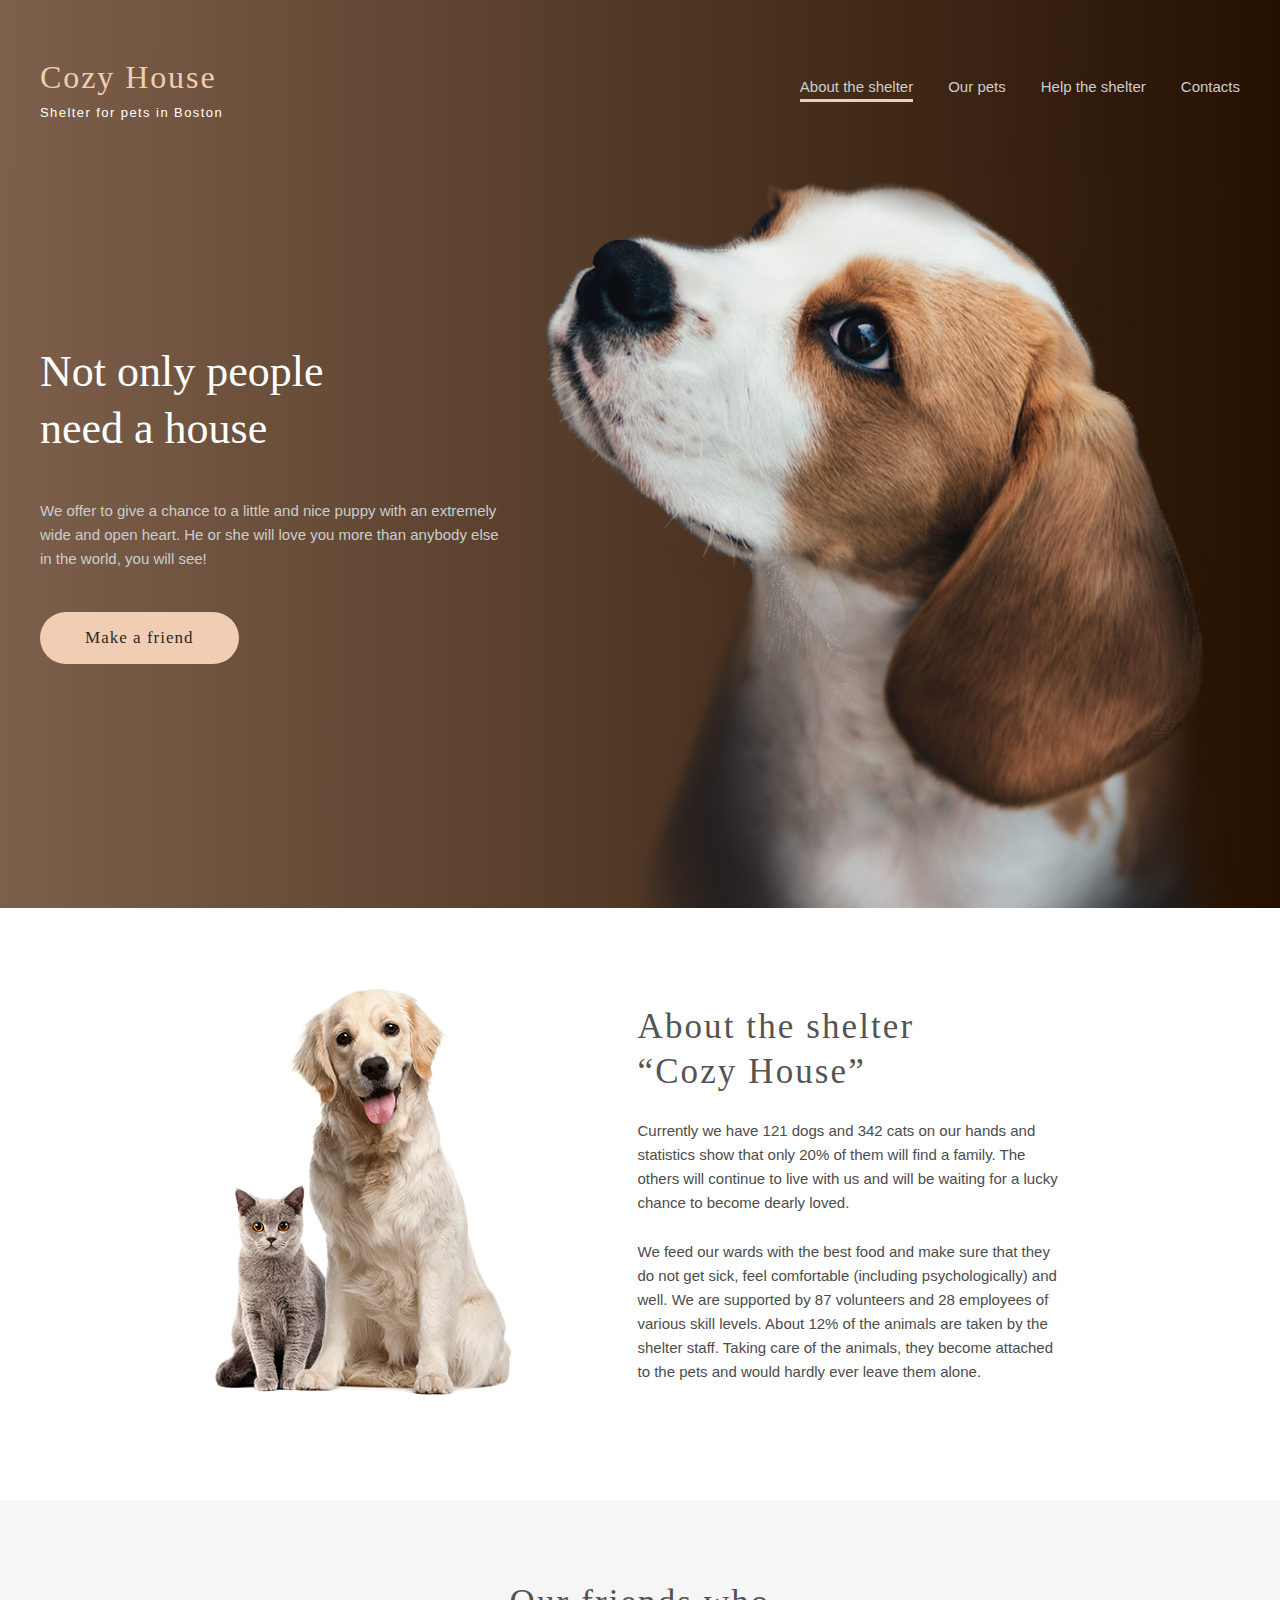
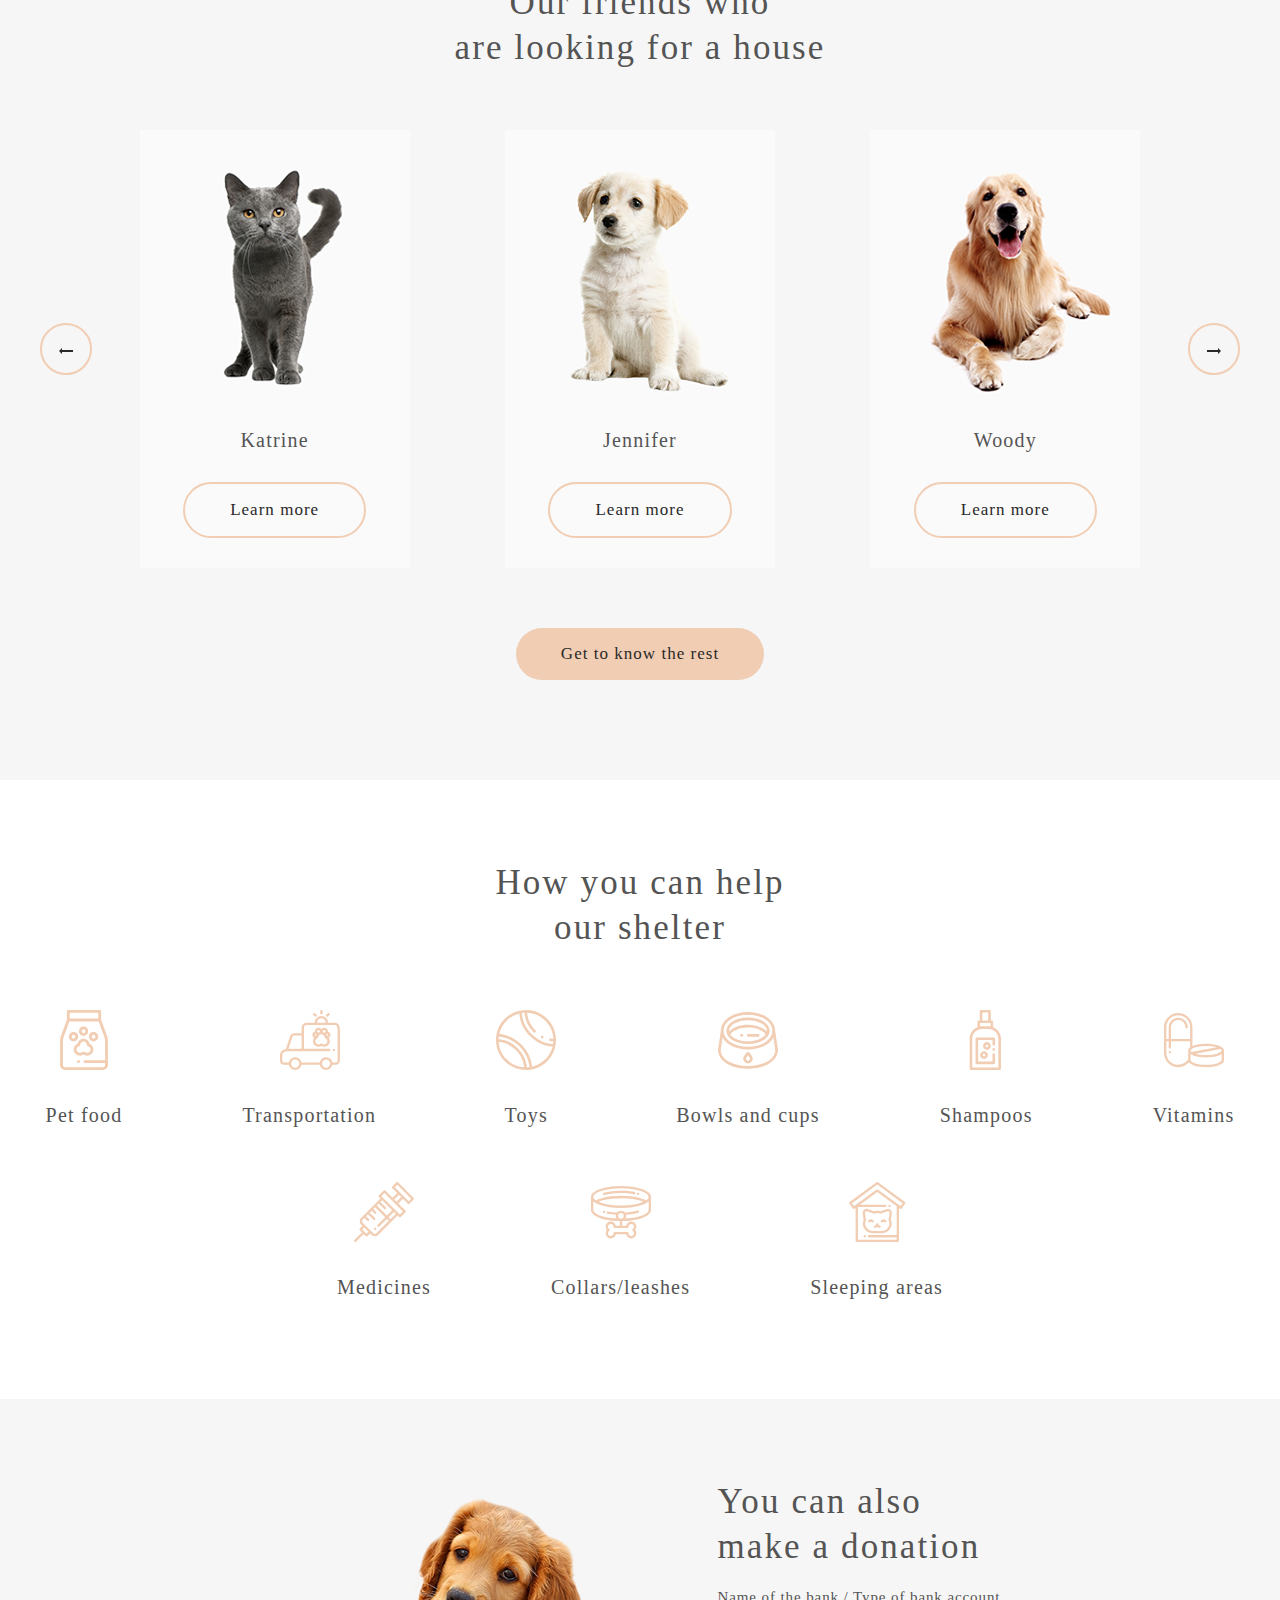
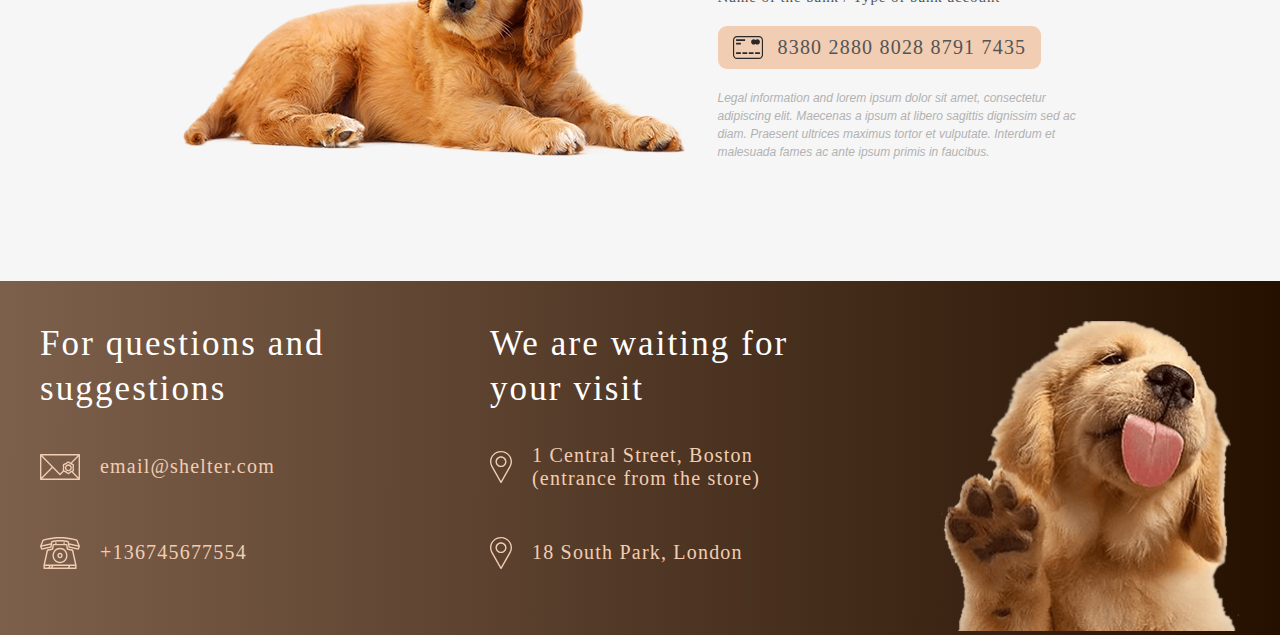
<file: index.html>
<!DOCTYPE html>
<html lang="en">

<head>
    <meta charset="UTF-8">
    <meta http-equiv="X-UA-Compatible" content="IE=edge">
    <meta name="viewport" content="width=device-width, initial-scale=1.0">
    <title>Cozy House</title>
    <link rel="stylesheet" href="css/style.css">
    <link rel="stylesheet" href="css/main.css">
</head>

<body>
    <header>
        <div class="container flex-wrapper">
            <div class="logo">
                <a class="title" href="#">Cozy House</a>
                <p class="shelter">Shelter for pets in Boston</p>
            </div>
            <button><img class="mobile_menu_button" src="images/burger.svg" alt="mobile menu"></button>
            <nav>
                <ul>
                    <li><a class="active" href="#">About the shelter</a></li>
                    <li><a href="http:pets.html">Our pets</a></li>
                    <li><a href="#">Help the shelter</a></li>
                    <li><a href="#">Contacts</a></li>
                </ul>
            </nav>
        </div>
    </header>
    <main>
        <section class="hero">
            <div class="container logo_flex-wrapper">
                <div class="people">
                    <h1>Not only people<br>need a house</h1>
                    <p> We offer to give a chance to a little and nice puppy with an extremely wide and open heart. He or she will love you more than anybody else in the world, you will see!</p>
                    <div class="make"><a class="button" href="#">Make a friend</a></div>
                </div>
                <div class="dog">
                    <img src="images/start-screen-puppy.png" alt="#">
                </div>
            </div>
        </section>
        <section class="about">
            <div class="container flex-wrapper">
                <div class="shelter_flex">
                    <div class="dog-kat">
                        <img src="images/about-pets.svg" alt="#">
                    </div>
                    <div class="description">
                        <h2>About the shelter <br> “Cozy House”</h2>
                        <p> Currently we have 121 dogs and 342 cats on our hands and statistics show that only 20% of them will find a family. The others will continue to live with us and will be waiting for a lucky chance to become dearly loved.</p>
                        <p>We feed our wards with the best food and make sure that they do not get sick, feel comfortable (including psychologically) and well. We are supported by 87 volunteers and 28 employees of various skill levels. About 12% of the animals
                            are taken by the shelter staff. Taking care of the animals, they become attached to the pets and would hardly ever leave them alone.</p>
                    </div>
                </div>
            </div>
        </section>
        <section class="friends">
            <div class="container">
                <h2>Our friends who <br>are looking for a house</h2>
                <div class="container cards-flex">
                    <div class="button_card_left">
                        <button class="button-left"><img src="images/arrow-left.svg" alt="arrow"></button>
                    </div>
                    <div class="cards-wrapper">
                        <div class="card-pet">
                            <img src="images/pets-katrine.svg" alt="Katerin">
                            <p>Katrine</p>
                            <a class="learn" href="#">Learn more</a>
                        </div>
                        <div class="card-pet">
                            <img src="images/pets-jennifer.svg" alt="Jennifer">
                            <p>Jennifer</p>
                            <a class="learn" href="#">Learn more</a>
                        </div>
                        <div class="card-pet">
                            <img src="images/pets-woody.svg" alt="Woody">
                            <p>Woody</p>
                            <a class="learn" href="#">Learn more</a>
                        </div>
                    </div>
                    <div class="button_card_right">
                        <button class="button-right"><img src="images/arrow-right.svg" alt="arrow"></button>
                    </div>
                </div>
            </div>
            <div class="get-to">
                <a class="get" href="#">Get to know the rest</a>
            </div>
        </section>
        <section class="help">
            <div class="container">
                <h2>How you can help <br> our shelter</h2>
                <div class="container flex_wrapper_icons">
                    <div class="icon"> <img src="images/icon-pet-food.svg" alt="Pet food">
                        <p>Pet food</p>
                    </div>
                    <div class="icon"> <img src="images/icon-transportation.svg" alt="Transportation">
                        <p>Transportation</p>
                    </div>
                    <div class="icon"> <img src="images/icon-toys.svg" alt="Toys">
                        <p>Toys</p>
                    </div>
                    <div class="icon"> <img src="images/icon-bowls-and-cups.svg" alt="Bowls and cups">
                        <p>Bowls and cups</p>
                    </div>
                    <div class="icon"> <img src="images/icon-shampoos.svg" alt="Shampoos">
                        <p>Shampoos</p>
                    </div>
                    <div class="icon"> <img src="images/icon-vitamins.svg" alt="Vitamins">
                        <p>Vitamins</p>
                    </div>
                    <div class="icon"> <img src="images/icon-medicines.svg" alt="Medicines">
                        <p>Medicines</p>
                    </div>
                    <div class="icon"> <img src="images/icon-collars-leashes.svg" alt="Collars/leashes">
                        <p>Collars/leashes</p>
                    </div>
                    <div class="icon"> <img src="images/icon-sleeping-area.svg" alt="Sleeping areas">
                        <p>Sleeping areas</p>
                    </div>
                </div>
            </div>
        </section>
        <section class="donation">
            <div class="container flex-parents">
                <div class="donation-left">
                    <img src="images/donation-dog.svg" alt="#">
                </div>
                <div class="bank-right">
                    <h2>You can also<br>make a donation</h2>
                    <h3>Name of the bank / Type of bank account</h3>
                    <p class="phone"><a href="tel:8380 2880 8028 8791 7435">8380 2880 8028 8791 7435</a></p>
                    <p>Legal information and lorem ipsum dolor sit amet, consectetur adipiscing elit. Maecenas a ipsum at libero sagittis dignissim sed ac diam. Praesent ultrices maximus tortor et vulputate. Interdum et malesuada fames ac ante ipsum primis
                        in faucibus.
                    </p>
                </div>
            </div>
        </section>
    </main>
    <footer>
        <div class="container footer_flex-wrapper">
            <div>
                <h2>
                    For questions and suggestions
                </h2>
                <p class="email"><a href="mailto:email@shelter.com">email@shelter.com</a></p>
                <p class="tel"> <a href="tel:+13 674 567 75 54">+136745677554</a></p>
            </div>
            <div>
                <h2>We are waiting for your visit</h2>
                <p class="local">1 Central Street, Boston (entrance from the store)</p>
                <p class="local">18 South Park, London </p>
            </div>
            <div>
                <img src="images/footer-puppy.png" alt="footer-puppy">
            </div>
        </div>
    </footer>
</body>

</html>
</file>
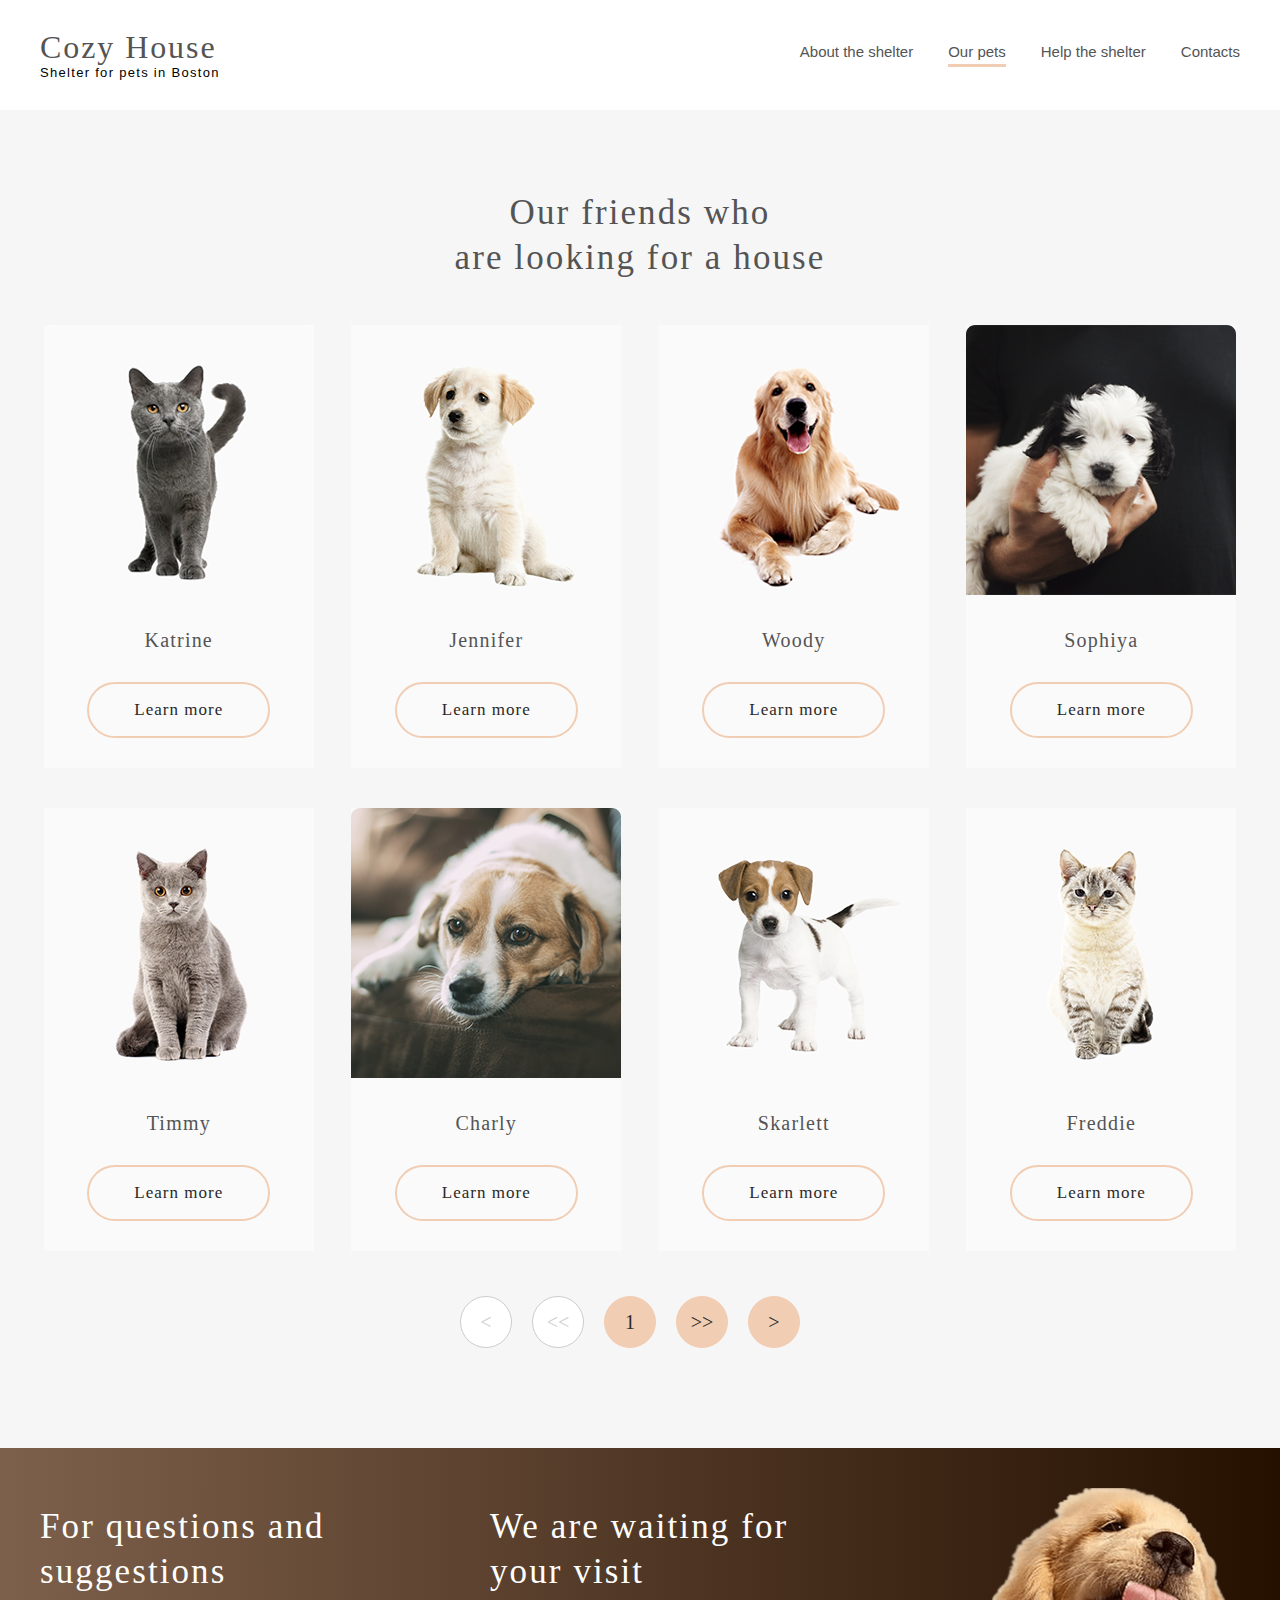
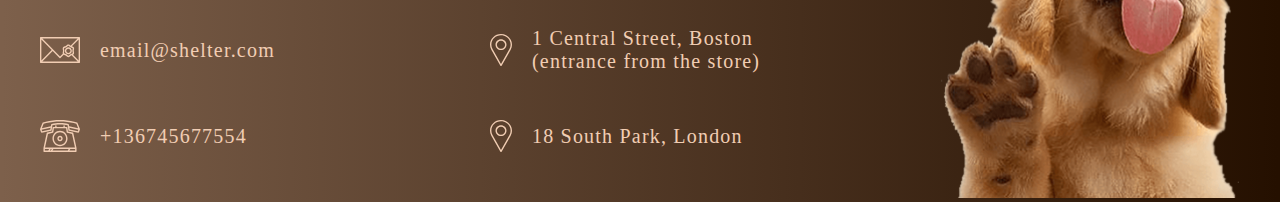
<file: pets.html>
<!DOCTYPE html>
<html lang="en">

<head>
    <meta charset="UTF-8">
    <meta http-equiv="X-UA-Compatible" content="IE=edge">
    <meta name="viewport" content="width=device-width, initial-scale=1.0">
    <title>Shelter pets</title>
    <link rel="stylesheet" href="css/style.css">
    <link rel="stylesheet" href="css/pets.css">
</head>

<body>
    <header>
        <div class="container">
            <div class="contaner flex-wrapper">
                <div class="logo-wrapper">
                    <a class="logo" href="#">Cozy House</a>
                    <p class="slogan">Shelter for pets in Boston</p>
                </div>
                <button class="mobile menu"><img class="mobile_menu_button" src="images/burger.our.pets.svg" alt="mobile menu"></button>
                <nav>
                    <ul>
                        <li><a href="http:index.html">About the shelter</a></li>
                        <li><a class="active" href="#">Our pets</a></li>
                        <li><a href="#">Help the shelter</a></li>
                        <li><a href="#">Contacts</a></li>
                    </ul>
                </nav>
            </div>
        </div>
    </header>
    <main>
        <section class="friends">
            <div class="container">
                <h2>Our friends who <br>are looking for a house</h2>
                <div class="container cards-flex">
                    <div class="cards-wrapper">
                        <div class="card-pet">
                            <img src="images/pets-katrine.svg" alt="Katerin">
                            <p>Katrine</p>
                            <a class="learn" href="#">Learn more</a>
                        </div>
                        <div class="card-pet">
                            <img src="images/pets-jennifer.svg" alt="Jennifer">
                            <p>Jennifer</p>
                            <a class="learn" href="#">Learn more</a>
                        </div>
                        <div class="card-pet">
                            <img src="images/pets-woody.svg" alt="Woody">
                            <p>Woody</p>
                            <a class="learn" href="#">Learn more</a>
                        </div>
                        <div class="card-pet">
                            <img src="images/pets-sophiya.svg" alt="Sophiya">
                            <p>Sophiya</p>
                            <a class="learn" href="#">Learn more</a>
                        </div>
                        <div class="card-pet">
                            <img src="images/pets-timmy.svg" alt="Timmy">
                            <p>Timmy</p>
                            <a class="learn" href="#">Learn more</a>
                        </div>
                        <div class="card-pet">
                            <img src="images/pets-charly.svg" alt="Charly">
                            <p>Charly</p>
                            <a class="learn" href="#">Learn more</a>
                        </div>
                        <div class="card-pet">
                            <img src="images/pets-scarlet.svg" alt="Skarlett">
                            <p>Skarlett</p>
                            <a class="learn" href="#">Learn more</a>
                        </div>
                        <div class="card-pet">
                            <img src="images/pets-freddie.svg" alt="Freddie">
                            <p>Freddie</p>
                            <a class="learn" href="#">Learn more</a>
                        </div>
                    </div>

                </div>
                <div class="pets-nav">
                    <button class="disabled"><</button>
                    <button class="disabled"><<</button>
                    <button class="active-page">1</button>
                    <button class="active-nav">>></button>
                    <button class="active-nav_last">></button>
                </div>
            </div>
        </section>
    </main>
    <footer>
        <div class="container flex-wrapper">
            <div>
                <h2>
                    For questions and suggestions
                </h2>
                <p class="email"><a href="mailto:email@shelter.com">email@shelter.com</a></p>
                <p class="tel"> <a href="tel:+13 674 567 75 54">+136745677554</a></p>
            </div>
            <div>
                <h2>We are waiting for your visit</h2>
                <p class="local">1 Central Street, Boston (entrance from the store)</p>
                <p class="local">18 South Park, London </p>
            </div>
            <div>
                <img src="images/footer-puppy.png" alt="footer-puppy">
            </div>
        </div>
    </footer>
</body>

</html>
</file>
<file: css/style.css>
* {
    padding: 0;
    margin: 0;
    box-sizing: border-box;
}

.container {
    max-width: 1200px;
    margin: auto;
}

button {
    cursor: pointer;
    background: transparent;
    border: none;
}

@media (max-width:1220px) {
    .container {
        max-width: 95%;
    }
}
</file>
<file: css/main.css>
body {
            font-family: Arial;
        }
        
        header {
            position: absolute;
            padding: 60px 0 60px;
            top: 0;
            left: 0;
            right: 0;
            background: linear-gradient(90.26deg, #7D604B 0.23%, #251000 99.8%);
        }
        
        .flex-wrapper {
            display: flex;
            justify-content: space-between;
            align-items: center;
        }
        
        .mobile_menu_button {
            display: none;
        }
        
        .hero {
            padding-top: 180px;
            background: linear-gradient(90.26deg, #7D604B 0.23%, #251000 99.8%);
        }
        
        .title {
            color: #F1CDB3;
            font: 400 32px/35px 'Georgia';
            letter-spacing: 0.06em;
            text-decoration: none;
        }
        
        .shelter {
            font: 400 13px/15px Arial;
            letter-spacing: 0.11em;
            margin-top: 10px;
            color: #FFFF;
        }
        
        nav ul {
            display: flex;
            list-style: none;
        }
        
        nav li {
            margin-left: 35px;
        }
        
        nav a {
            font-family: 'Arial';
            font-size: 15px;
            text-decoration: none;
            display: block;
            padding-bottom: 4px;
            color: #CDCDCD;
        }
        
        nav a :hover {
            font-family: 'Arial';
            font-size: 15px;
            text-decoration: none;
            display: block;
            padding-bottom: 4px;
            color: #CDCDCD;
        }
        
        .people h1 {
            color: #FFFF;
            font: 400 44px/57px 'Georgia';
            padding-top: 163px;
            padding-bottom: 42px;
        }
        
        .people {
            width: 460px;
        }
        
        .people p {
            font: 400 15px/24px 'Arial';
            letter-spacing: 0em;
            color: #CDCDCD;
            padding-bottom: 41px;
        }
        
        .active {
            border-bottom: #F1CDB3 solid 3px;
            color: #CDCDCD;
        }
        
        .active:hover {
            color: #FAFAFA;
            font: 400 15px/24px 'Arial';
            font-family: 'Arial';
            letter-spacing: 0.01em;
        }
        
        .dog img {
            display: block;
        }
        
        .logo_flex-wrapper {
            display: flex;
            justify-content: space-between;
            align-items: flex-start;
        }
        
        .button {
            display: inline-block;
            background-color: #F1CDB3;
            text-decoration: none;
            font: 400 17px/22px 'Georgia';
            letter-spacing: 0.06em;
            color: #292929;
            padding: 15px 45px;
            border-radius: 100px;
        }
        
        .people .button:hover {
            background-color: #FDDCC4;
            color: #292929;
            font-family: 'Georgia';
            cursor: pointer;
        }
        
        .shelter_flex {
            display: flex;
            justify-content: space-between;
            align-items: center;
        }
        
        .about {
            display: flex;
            justify-content: center;
            align-items: center;
            padding: 80px 0 100px;
        }
        
        .description h2 {
            font: 400 35px/45px 'Georgia';
            color: #545454;
            letter-spacing: 0.06em;
            width: 370px;
        }
        
        .description p {
            font: 400 15px/24px 'Arial';
            display: flex;
            color: #4C4C4C;
            padding-top: 25px;
            width: 430px;
        }
        
        .dog-kat {
            margin-right: 125px;
        }
        
        .friends {
            background-color: #F6F6F6;
            padding: 80px 0 100px;
        }
        
        .friends h2 {
            font: 400 35px/45px 'Georgia';
            margin: auto;
            text-align: center;
            letter-spacing: 0.06em;
            color: #545454;
        }
        
        .cards-flex {
            display: flex;
            padding: 60px 0 60px;
            align-items: center;
            position: relative;
        }
        
        .cards-wrapper {
            display: flex;
            justify-content: space-around;
            flex-grow: 1;
        }
        
        .cards-wrapper :hover {
            box-shadow: 0px 2px 35px 14px rgba(13, 13, 13, 0.04);
        }
        
        .cards-wrapper p {
            text-align: center;
            font: 400 20px/23px 'Georgia';
            letter-spacing: 0.06em;
            color: #545454;
            padding: 25px 0 30px;
        }
        
        .card-pet {
            text-align: center;
            padding-bottom: 30px;
            background-color: #FAFAFA;
        }
        
        .button_card_right .button_card_left {
            display: flex;
            justify-content: space-between;
            align-items: center;
        }
        
        .button-left,
        .button-right {
            justify-content: center;
            align-items: center;
            display: inline-block;
            background-color: transparent;
            border: 2px solid #F1CDB3;
            width: 52px;
            height: 52px;
            border-radius: 100px;
            cursor: pointer;
        }
        
        .button-left:hover {
            background-color: #FDDCC4;
        }
        
        .button-right:hover {
            background-color: #FDDCC4;
        }
        
        .get-to {
            text-align: center;
        }
        
        .learn {
            display: inline-block;
            text-align: center;
            text-decoration: none;
            border: 2px solid #F1CDB3;
            font: 400 17px/22px 'Georgia';
            letter-spacing: 0.06em;
            color: #292929;
            padding: 15px 45px;
            border-radius: 100px;
        }
        
        .learn:hover {
            display: inline-block;
            text-align: center;
            background-color: #FDDCC4;
            text-decoration: none;
            border: 2px solid #F1CDB3;
            font: 400 17px/22px 'Georgia';
            color: #292929;
            border-radius: 100px;
            padding: 15px 45px;
        }
        
        .get {
            display: inline-block;
            text-align: center;
            background-color: #FDDCC4;
            text-decoration: none;
            font: 400 17px/22px 'Georgia';
            letter-spacing: 0.06em;
            color: #292929;
            border-radius: 100px;
            padding: 15px 45px;
            background-color: #F1CDB3;
        }
        
        .help {
            padding: 80px 0 100px;
        }
        
        .help h2 {
            font: 400 35px/45px 'Georgia';
            max-width: 310px;
            margin: auto;
            text-align: center;
            letter-spacing: 0.06em;
            color: #545454;
        }
        
        .flex_wrapper_icons {
            display: flex;
            justify-content: center;
            flex-wrap: wrap;
            padding-top: 60px;
            column-gap: 120px;
            row-gap: 55px;
        }
        
        .icon {
            text-align: center;
        }
        
        .icon p {
            font: 400 20px/23px 'Georgia';
            text-align: center;
            letter-spacing: 0.06em;
            color: #545454;
            padding-top: 30px;
        }
        
        .donation {
            background-color: #F6F6F6;
            padding: 80px 0 100px;
        }
        
        .donation-left {
            margin-right: 30px;
        }
        
        .flex-parents {
            display: flex;
            justify-content: center;
            align-items: center;
        }
        
        .bank-right {
            max-width: 380px;
        }
        
        .bank-right h2 {
            font: 400 35px/45px 'Georgia';
            letter-spacing: 0.06em;
            color: #545454;
        }
        
        .bank-right h3 {
            font-family: 'Georgia';
            font-weight: 400;
            font-size: 15px;
            line-height: 110%;
            letter-spacing: 0.06em;
            color: #545454;
            padding: 20px 0 20px;
        }
        
        .phone a {
            display: block;
            background-image: url(../images/credit-card.svg);
            background-repeat: no-repeat;
            background-position: 15px 10px;
            text-decoration: none;
            background-color: #F1CDB3;
            border-radius: 9px;
            font: 400 20px/23px 'Georgia';
            letter-spacing: 0.06em;
            color: #545454;
            padding: 10px 15px 10px 60px;
        }
        
        .bank-right p {
            font: 400 12px/18px Arial;
            font-style: italic;
            display: flex;
            align-items: center;
            color: #B2B2B2;
            padding-bottom: 20px;
        }
        
        footer {
            background: linear-gradient(90.26deg, #7D604B 0.23%, #251000 99.8%);
            padding-top: 40px;
        }
        
        .footer_flex-wrapper {
            display: flex;
            justify-content: space-between;
        }
        
        .footer_flex-wrapper>div {
            width: 300px;
        }
        
        footer h2 {
            font: 400 35px/45px 'Georgia';
            color: #FFFF;
            letter-spacing: 0.06em;
            margin-bottom: 33px;
        }
        
        footer p {
            font: 400 20px/23px 'Georgia';
            letter-spacing: 0.06em;
            min-height: 46px;
            padding-left: 60px;
            display: flex;
            align-items: center;
            color: #F1CDB3;
            text-decoration: none;
            margin-bottom: 40px;
        }
        
        footer a {
            color: #F1CDB3;
            text-decoration: none;
        }
        
        footer .email {
            background: url(..//images/icon-email.svg) no-repeat left center;
        }
        
        footer .tel {
            background: url(..//images/icon-phone.svg) no-repeat left center;
        }
        
        footer .local {
            background: url(..//images/icon-marker.svg) no-repeat left center;
            padding-left: 42px;
        }
        
        @media (max-width:1124px) {
            .dog img {
                max-width: 569px;
            }
        }
        
        @media (max-width:1040px) {
            .card-pet:last-child {
                display: none;
            }
        }
        
        @media (max-width:990px) {
            .flex-wrapper,
            .logo_flex-wrapper,
            .footer_flex-wrapper {
                display: flex;
                flex-wrap: wrap;
                justify-content: space-around;
            }
            .make {
                display: block;
                text-align: center;
            }
            header {
                padding: 30px 0 60px;
            }
            .hero {
                padding-top: 150px;
            }
            .people {
                padding-bottom: 100px;
            }
            .people h1 {
                padding-top: 0px;
            }
            .shelter_flex,
            .flex-parents {
                display: flex;
                flex-direction: column-reverse;
                width: 437px;
            }
            .dog-kat {
                padding-top: 80px;
                margin: auto;
            }
            footer img {
                display: block;
                margin: auto;
            }
            .donation-left {
                padding-top: 40px;
            }
        }
        
        @media(max-width:1140px) {
            .flex_wrapper_icons {
                max-width: 630px;
                display: flex;
                justify-content: center;
                flex-wrap: wrap;
                padding-top: 60px;
                column-gap: 60px;
                row-gap: 55px;
            }
            .icon {
                text-align: center;
                width: 170px;
            }
        }
        /*@media(max-width:900px) {
        .bank-right {
            padding-bottom: 60px;
        }
    }*/
        
        @media(max-width:760px) {
            .about,
            .friends,
            .help,
            .donation {
                padding: 42px 0 42px;
            }
            footer {
                padding-top: 30px;
            }
            .card-pet:nth-last-child(2) {
                display: none;
            }
            .icon {
                text-align: center;
                width: 130px;
            }
            .button_card_left {
                position: absolute;
                left: 50%;
                transform: translateX(-92px);
                bottom: 8px;
            }
            .button_card_right {
                position: absolute;
                left: 50%;
                transform: translateX(42px);
                bottom: 8px;
            }
            .cards-wrapper {
                padding-bottom: 20px;
            }
            .get-to {
                padding-top: 30px;
            }
        }
        
        @media(max-width:700px) {
            .mobile_menu_button {
                display: block;
                margin-right: 40px;
            }
            header nav {
                display: none;
            }
            .flex-wrapper {
                justify-content: space-between;
            }
            .logo_flex-wrapper {
                display: flex;
                flex-wrap: wrap;
                justify-content: center;
                width: 300px;
                text-align: center;
            }
            .container h2 {
                width: 300px;
                font: 400 25px/32px 'Georgia';
                letter-spacing: 0.06em;
                text-align: center;
            }
            .container h1 {
                font: 400 25px/32px 'Georgia';
                letter-spacing: 0.06em;
                text-align: center;
                width: 300px;
            }
            .footer_flex-wrapper h2 {
                font: 400 25px/32px 'Georgia';
                letter-spacing: 0.06em;
                text-align: left;
            }
        }
        
        @media(max-width:690px) {
            .description p {
                max-width: 270px;
                text-align: justify;
                margin: auto;
                letter-spacing: 0.0em;
            }
            .description h2 {
                max-width: 300px;
                text-align: center;
            }
            .dog-kat {
                padding-top: 42px;
                margin: auto;
            }
            .container h2 {
                margin: auto;
            }
            .flex-parents {
                max-width: 300px;
                margin: auto;
            }
            .flex-parents img {
                max-width: 260px;
            }
            .phone a {
                font: 400 15px/17px 'Georgia';
                letter-spacing: 0.06em;
            }
            .phone p {
                font: 400 12px/18px 'Arial';
                letter-spacing: 0.06em;
            }
            .bank-right h2 {
                font: 400 25px/32px 'Georgia';
            }
            .bank-right h3 {
                font: 400 15px/24px 'Georgia';
                letter-spacing: 0;
                text-align: center;
            }
            .bank-right .phone {
                font: 400 15px/16px Georgia;
                margin: 0 9px;
                font-style: italic;
                display: flex;
                align-items: center;
                text-align: justify;
            }
            .bank-right p {
                font: 400 12px/18px Arial;
                font-style: italic;
                display: flex;
                align-items: center;
                text-align: justify;
                letter-spacing: 0;
                margin: 0 10px;
            }
            .bank-right {
                text-align: center;
                width: 300px;
                padding-bottom: 0;
                margin: auto;
            }
            .footer_flex-wrapper h2 {
                font: 400 25px/32px 'Georgia';
                letter-spacing: 0.06em;
                text-align: left;
                margin: 0;
            }
            /*.footer_flex-wrapper {
            align-items: center;
            display: flex;
            justify-content: space-between;
        }*/
            .footer_flex-wrapper img {
                display: block;
                width: 220px;
            }
            footer p {
                font: 400 20px/23px 'Georgia';
                letter-spacing: 0.06em;
                min-height: 46px;
                padding-left: 60px;
                display: flex;
                align-items: center;
            }
        }
        
        @media (max-width:560px) {
            .dog img {
                max-width: 260px;
                display: block;
            }
            .card-pet:last-child {
                display: none;
            }
            .flex_wrapper_icons {
                width: 290px;
                column-gap: 30px;
                row-gap: 30px;
                justify-content: flex-start;
            }
        }
        
        @media(max-width:631px) {
            footer {
                padding-top: 30px;
            }
            .footer_flex-wrapper h2 {
                width: 278px;
            }
            .footer_flex-wrapper h2 {
                text-align: center;
                margin: auto;
                padding-bottom: 40px;
            }
            footer .email {
                margin-left: 24px;
            }
            footer .tel {
                margin-left: 30px;
            }
            p.local {
                text-align: left;
            }
        }
        
        @media (max-width: 400px) {
            .flex_wrapper_icons {
                display: flex;
                justify-content: flex-start;
                padding-top: 42px;
                column-gap: 30px;
                row-gap: 30px;
            }
            .donation-left {
                padding-left: 0;
                margin: auto;
                padding-top: 22px;
            }
            .friends,
            .help {
                padding: 40px 0 42px 0;
            }
            .icon p {
                padding-top: 5px;
            }
            .flex_wrapper_icons p {
                font: 400 15px/17px 'Georgia';
            }
            .cards-flex {
                display: block;
                text-align: center;
                padding-top: 42px;
            }
        }
</file>
<file: css/pets.css>
* {
    padding: 0;
    margin: 0;
    box-sizing: border-box;
}

.container {
    max-width: 1200px;
    margin: auto;
}

header {
    padding: 30px 0;
}

.mobile_menu_button {
    display: none;
}

.flex-wrapper {
    display: flex;
    justify-content: space-between;
    align-items: center;
}

.logo {
    font: 400 32px/35px 'Georgia';
    text-decoration: none;
    color: #545454;
    letter-spacing: 0.06em;
    padding-bottom: 10px;
}

.slogan {
    font: 400 13px/15px Arial;
    letter-spacing: 0.1em;
}

nav ul {
    display: flex;
    list-style: none;
}

nav li {
    margin-left: 35px;
}

nav a {
    font-family: 'Arial';
    font-size: 15px;
    text-decoration: none;
    color: #545454;
    display: block;
    padding-bottom: 4px;
}

.active {
    border-bottom: #F1CDB3 solid 3px;
}

.active:hover {
    color: #292929;
    font: 400 15px/24px 'Arial';
    font-family: 'Arial';
    letter-spacing: 0.01em;
}

.friends {
    background-color: #F6F6F6;
    padding-top: 80px;
    padding-bottom: 100px;
}

.friends h2 {
    font: 400 35px/45px 'Georgia';
    text-align: center;
    letter-spacing: 0.06em;
    color: #545454;
}

.cards-flex {
    display: flex;
    padding-top: 45px;
}

.cards-wrapper {
    display: flex;
    justify-content: space-around;
    flex-wrap: wrap;
    flex-grow: 1;
    flex-wrap: wrap;
    column-gap: 30px;
    row-gap: 40px;
}

.cards-wrapper p {
    text-align: center;
    font: 400 20px/23px 'Georgia';
    letter-spacing: 0.06em;
    color: #545454;
    padding: 30px 0 30px;
}

.learn {
    display: inline-block;
    text-align: center;
    border: 2px solid #F1CDB3;
    text-decoration: none;
    font: 400 17px/22px 'Georgia';
    letter-spacing: 0.06em;
    color: #292929;
    border-radius: 100px;
    padding: 15px 45px;
}

.learn:hover {
    display: inline-block;
    text-align: center;
    background-color: #FDDCC4;
    text-decoration: none;
    font: 400 17px/22px 'Georgia';
    letter-spacing: 0.06em;
    color: #292929;
    border-radius: 100px;
    padding: 15px 45px;
}

.card-pet {
    text-align: center;
    padding-bottom: 30px;
    background-color: #FAFAFA;
}

.pets-nav {
    display: flex;
    justify-content: center;
    cursor: pointer;
    margin-top: 45px;
}

.pets-nav button {
    margin-right: 20px;
    border: 1px solid #F1CDB3;
    background-color: #F1CDB3;
    color: #292929;
    font: 400 20px/23px 'Georgia';
    width: 52px;
    height: 52px;
    border-radius: 100px;
    cursor: pointer;
}

.pets-nav .disabled {
    border: #CDCDCD 1px solid;
    color: #CDCDCD;
    background: #FFFF;
    font: 400 20px/23px 'Georgia';
    width: 52px;
    height: 52px;
    border-radius: 100px;
}

.pets-nav .active-page {
    border: 1px solid #F1CDB3;
    background-color: #F1CDB3;
    color: #292929;
    font: 400 20px/23px 'Georgia';
    width: 52px;
    height: 52px;
    border-radius: 100px;
    cursor: pointer;
}

.pets-nav .active-nav {
    border: 1px solid #F1CDB3;
    background-color: #F1CDB3;
    color: #292929;
    font: 400 20px/23px 'Georgia';
    width: 52px;
    height: 52px;
    border-radius: 100px;
    cursor: pointer;
}

.pets-nav .active-nav_last {
    border: 1px solid #F1CDB3;
    background-color: #F1CDB3;
    color: #292929;
    font: 400 20px/23px 'Georgia';
    width: 52px;
    height: 52px;
    border-radius: 100px;
    cursor: pointer;
}

footer {
    background: linear-gradient(90.26deg, #7D604B 0.23%, #251000 99.8%);
    padding-top: 40px;
}

footer .flex-wrapper {
    align-items: flex-start;
}

footer .flex-wrapper>div {
    width: 300px;
}

footer h2 {
    font: 400 35px/45px 'Georgia';
    color: #FFFF;
    letter-spacing: 0.06em;
    padding-top: 16px;
    margin-bottom: 33px;
    text-align: left;
}

footer p {
    font: 400 20px/23px 'Georgia';
    letter-spacing: 0.06em;
    min-height: 46px;
    padding-left: 60px;
    display: flex;
    align-items: center;
    color: #F1CDB3;
    text-decoration: none;
    margin-bottom: 40px;
}

footer a {
    color: #F1CDB3;
    text-decoration: none;
}

footer .email {
    background: url(..//images/icon-email.svg) no-repeat left center;
}

footer .tel {
    background: url(..//images/icon-phone.svg) no-repeat left center;
}

footer .local {
    background: url(..//images/icon-marker.svg) no-repeat left center;
    padding-left: 42px;
}

@media (max-width:1220px) {
    .container {
        max-width: 95%;
    }
}

@media(max-width:1240px) {
    .card-pet:nth-last-child(-n+2) {
        display: none;
    }
}

@media(max-width:1240px) {
    .cards-flex {
        width: 580px;
    }
}

@media(max-width:947px) {
    footer img {
        width: 260px;
        display: block;
    }
}

@media(max-width:990px) {
    footer .flex-wrapper {
        flex-wrap: wrap;
        justify-content: space-around;
    }
}

@media(max-width:700px) {
    .mobile_menu_button {
        display: block;
        margin-right: 40px;
    }
    header nav {
        display: none;
    }
    /*.flex-wrapper {
            justify-content: space-between;
            /*text-align: center;}*/
    .logo_flex-wrapper {
        display: flex;
        flex-wrap: wrap;
        justify-content: center;
        width: 300px;
        text-align: center;
    }
    footer h2 {
        font: 400 25px/32px 'Georgia';
        letter-spacing: 0.06em;
        text-align: left;
    }
    .container h1 {
        font: 400 25px/32px 'Georgia';
        letter-spacing: 0.06em;
        text-align: center;
        width: 300px;
    }
}

@media(max-width:690px) {
    /*.flex-wrapper h2 {
        font: 400 25px/32px 'Georgia';
        letter-spacing: 0.06em;
        text-align: left;
        margin: 0;
    }*/
    .donation-left {
        padding-top: 22px;
        margin: auto;
    }
    footer img {
        width: 260px;
        display: block;
    }
    footer p {
        font: 400 20px/23px 'Georgia';
        letter-spacing: 0.06em;
    }
}

@media(max-width:631px) {
    .friends {
        padding: 42px 0 42px;
    }
    .card-pet:nth-last-child(-n+5) {
        display: none;
    }
    .pets-nav button {
        margin-right: 10px;
    }
    .pets-nav .active-nav_last {
        margin-right: 0;
    }
    footer {
        padding-top: 30px;
    }
    .flex-wrapper h2 {
        text-align: center;
        margin: auto;
        padding-bottom: 40px;
        width: 278px;
    }
    footer .email {
        margin-left: 24px;
    }
    footer .tel {
        margin-left: 30px;
    }
    p.local {
        text-align: left;
    }
}

@media(max-width:470px) {
    .friends h2 {
        font: 400 25px/32px 'Georgia';
    }
}
</file>
